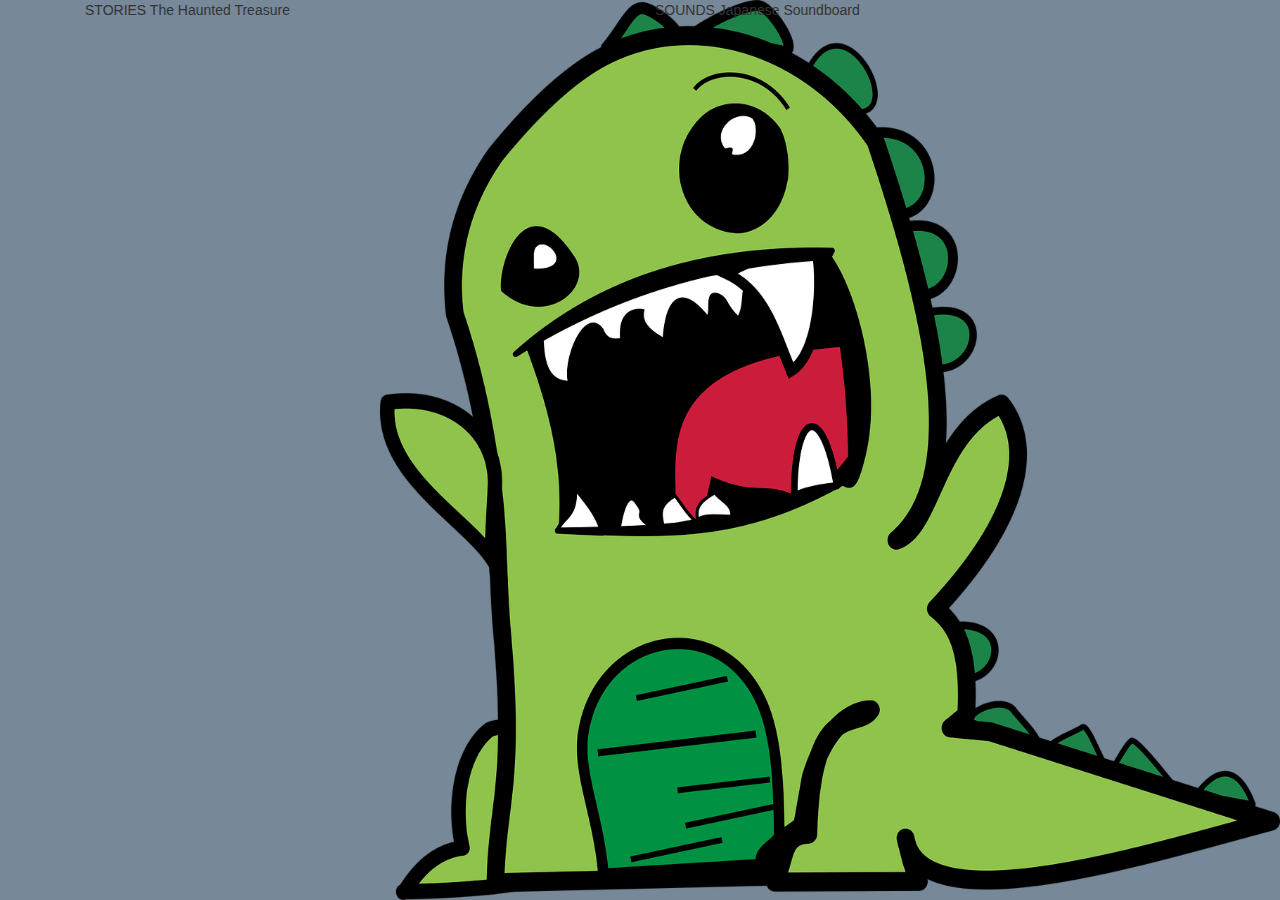
<file: index.html>
<!DOCTYPE html>
<html lang="en">
<head>
    <meta charset="UTF-8">
    <meta name="viewport" content="width=device-width, initial-scale=1.0">
    <meta http-equiv="X-UA-Compatible" content="ie=edge">
    <title>Story Time!</title>
    <link rel="stylesheet" href="https://maxcdn.bootstrapcdn.com/bootstrap/3.3.7/css/bootstrap.min.css">
    <script src="https://ajax.googleapis.com/ajax/libs/jquery/3.3.1/jquery.min.js"></script>
    <script src="https://maxcdn.bootstrapcdn.com/bootstrap/3.3.7/js/bootstrap.min.js"></script>
    <link rel="preconnect" href="https://fonts.gstatic.com">
    <link rel="preconnect" href="https://fonts.gstatic.com">
    <link href="https://fonts.googleapis.com/css2?family=Amatic+SC:wght@400;700&family=Bebas+Neue&family=Fascinate&family=Teko&display=swap" rel="stylesheet">
    <link rel="stylesheet" href="indexstyle.css">
</head>
<body>
    <div class="container">
        <div class="col-md-6 column" id="books">STORIES
            <span id="theHauntedTreasure" onclick="location.href = 'page1.html';">The Haunted Treasure</span>
        </div>
        <div class="col-md-6 column" id="sounds">SOUNDS
            <span id="japaneseSoundBoard" onclick="location.href = 'hiragana.html';">Japanese Soundboard</span>
        </div>
    </div>
<script src = "indexCode.js"></script>
</body>
</html>
</file>
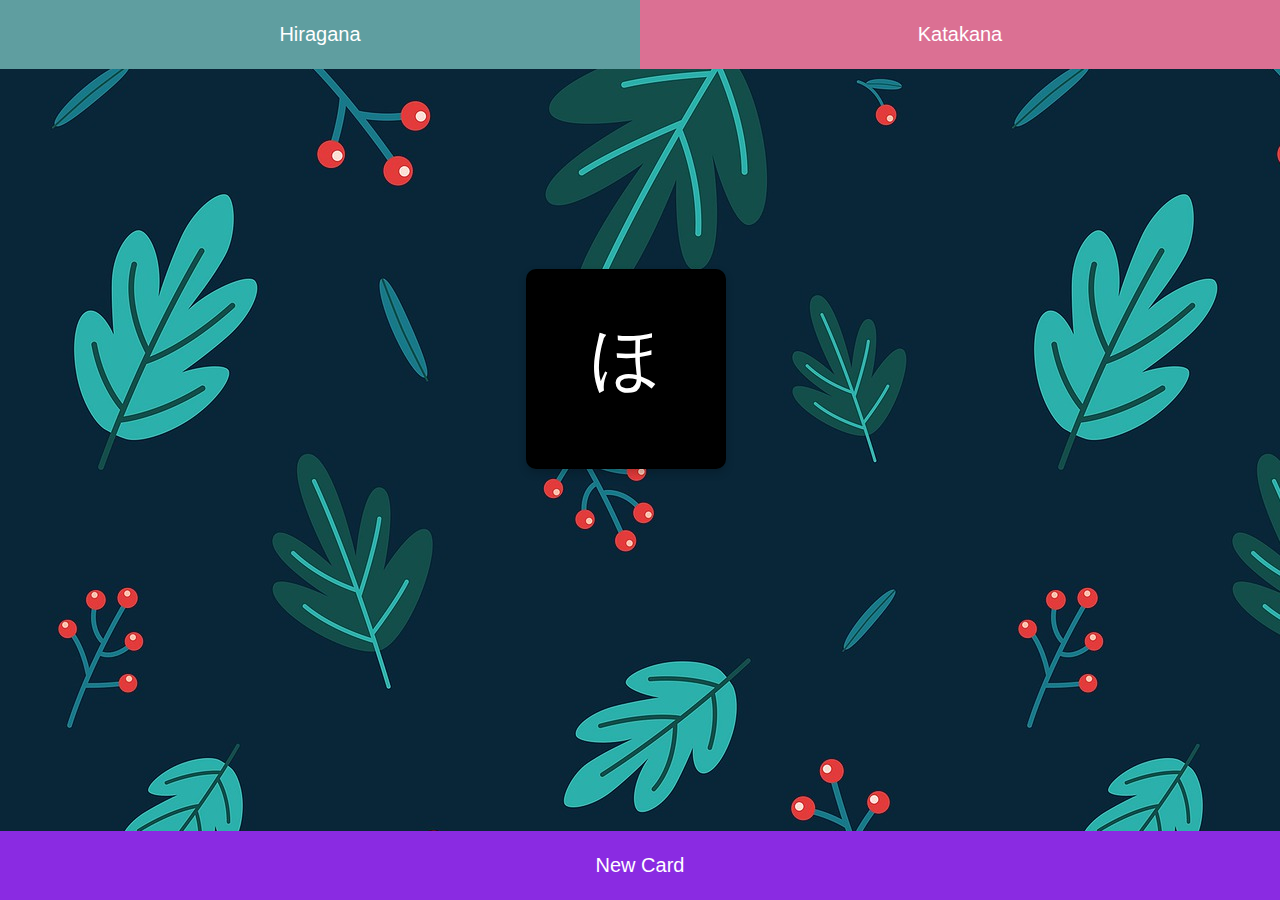
<file: flashcards.html>
<!DOCTYPE html>
<html lang="en">
<head>
    <meta charset="UTF-8">
    <meta name="viewport" content="width=device-width, initial-scale=1.0">
    <meta http-equiv="X-UA-Compatible" content="ie=edge">
    <title>Flashcards!</title>
    <link rel="stylesheet" href="https://maxcdn.bootstrapcdn.com/bootstrap/3.3.7/css/bootstrap.min.css">
    <script src="https://ajax.googleapis.com/ajax/libs/jquery/3.3.1/jquery.min.js"></script>
    <script src="https://maxcdn.bootstrapcdn.com/bootstrap/3.3.7/js/bootstrap.min.js"></script>
    <link rel="preconnect" href="https://fonts.gstatic.com">
    <link href="https://fonts.googleapis.com/css2?family=Advent+Pro:wght@500&family=Bungee&family=Fredericka+the+Great&family=Press+Start+2P&family=Share+Tech+Mono&display=swap" rel="stylesheet">
    <link href="https://fonts.googleapis.com/css2?family=Potta+One&display=swap" rel="stylesheet">
    <link rel="stylesheet" href="flashcards.css">
</head>
<body>
    <div class="header">
        <button class="h-switch">Hiragana</button>
        <button class="k-switch">Katakana</button>
    </div>
    <div class="container">
    </div>
    <div class="footer">
        <button class="newCard">New Card</button>
    </div>
<script src = "flashcards.js"></script>
</body>
</html>
</file>
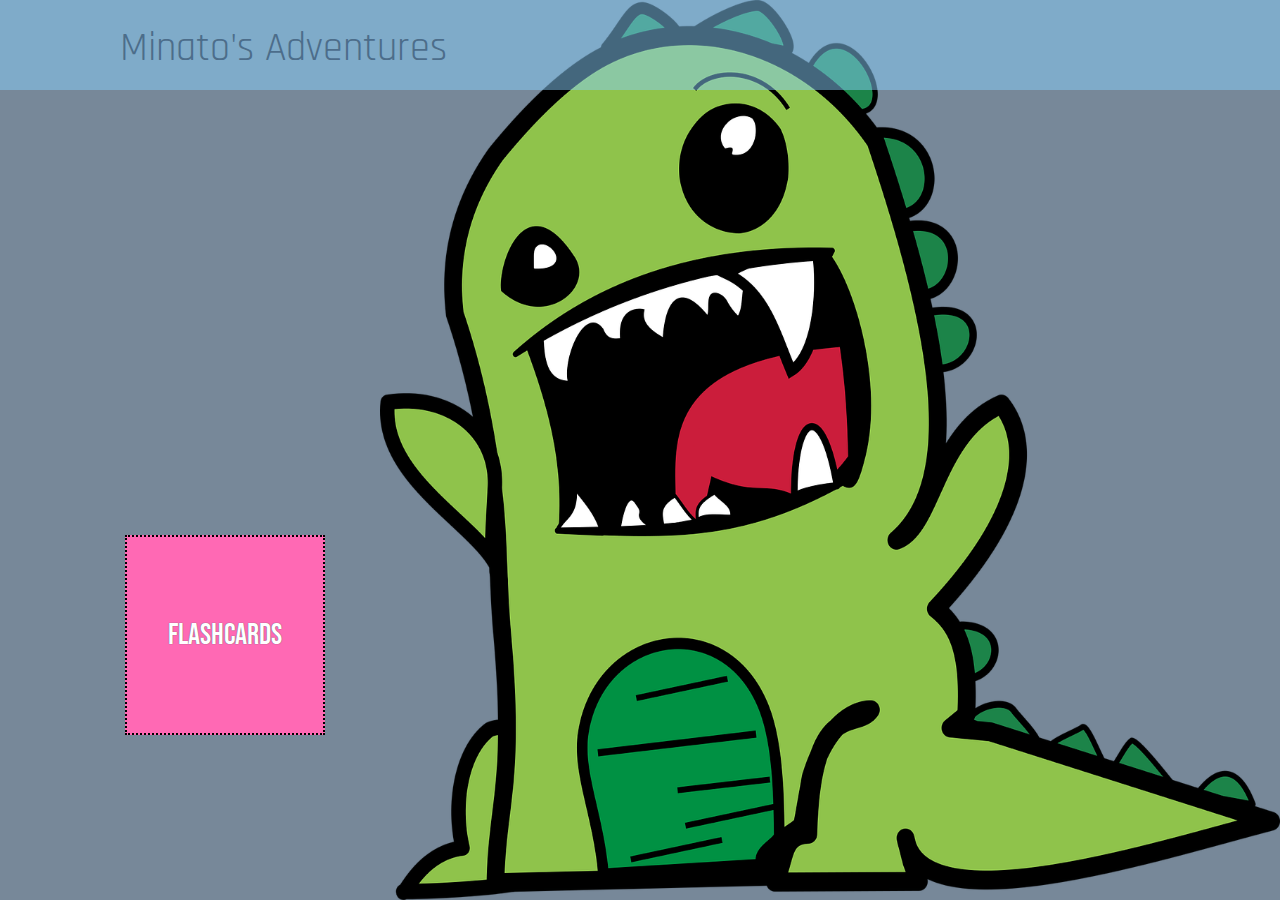
<file: games-menu.html>
<!DOCTYPE html>
<html lang="en">
<head>
    <meta charset="UTF-8">
    <meta name="viewport" content="width=device-width, initial-scale=1.0">
    <meta http-equiv="X-UA-Compatible" content="ie=edge">
    <title>Story Time!</title>
    <link rel="stylesheet" href="https://maxcdn.bootstrapcdn.com/bootstrap/3.3.7/css/bootstrap.min.css">
    <script src="https://ajax.googleapis.com/ajax/libs/jquery/3.3.1/jquery.min.js"></script>
    <script src="https://maxcdn.bootstrapcdn.com/bootstrap/3.3.7/js/bootstrap.min.js"></script>
    <link rel="preconnect" href="https://fonts.gstatic.com">
    <link rel="preconnect" href="https://fonts.gstatic.com">
    <link href="https://fonts.googleapis.com/css2?family=Amatic+SC:wght@400;700&family=Bebas+Neue&family=Fascinate&family=Teko&display=swap" rel="stylesheet">
   <link href="https://fonts.googleapis.com/css2?family=Homemade+Apple&family=Major+Mono+Display&family=Orbitron&family=Press+Start+2P&family=Quantico&family=Rajdhani:wght@300&family=Roboto&family=Special+Elite&family=Staatliches&display=swap" rel="stylesheet">
    <link rel="stylesheet" href="indexstyle.css">
</head>
<body>
    <a href="index.html"><div class="header">Minato's Adventures</div></a> 
    <div class="container">
        <a href="./flashcards.html">
            <button class="flashcards">Flashcards</button>
        </a>
    </div> 
<script src = "indexCode.js"></script>
</body>
</html>
</file>
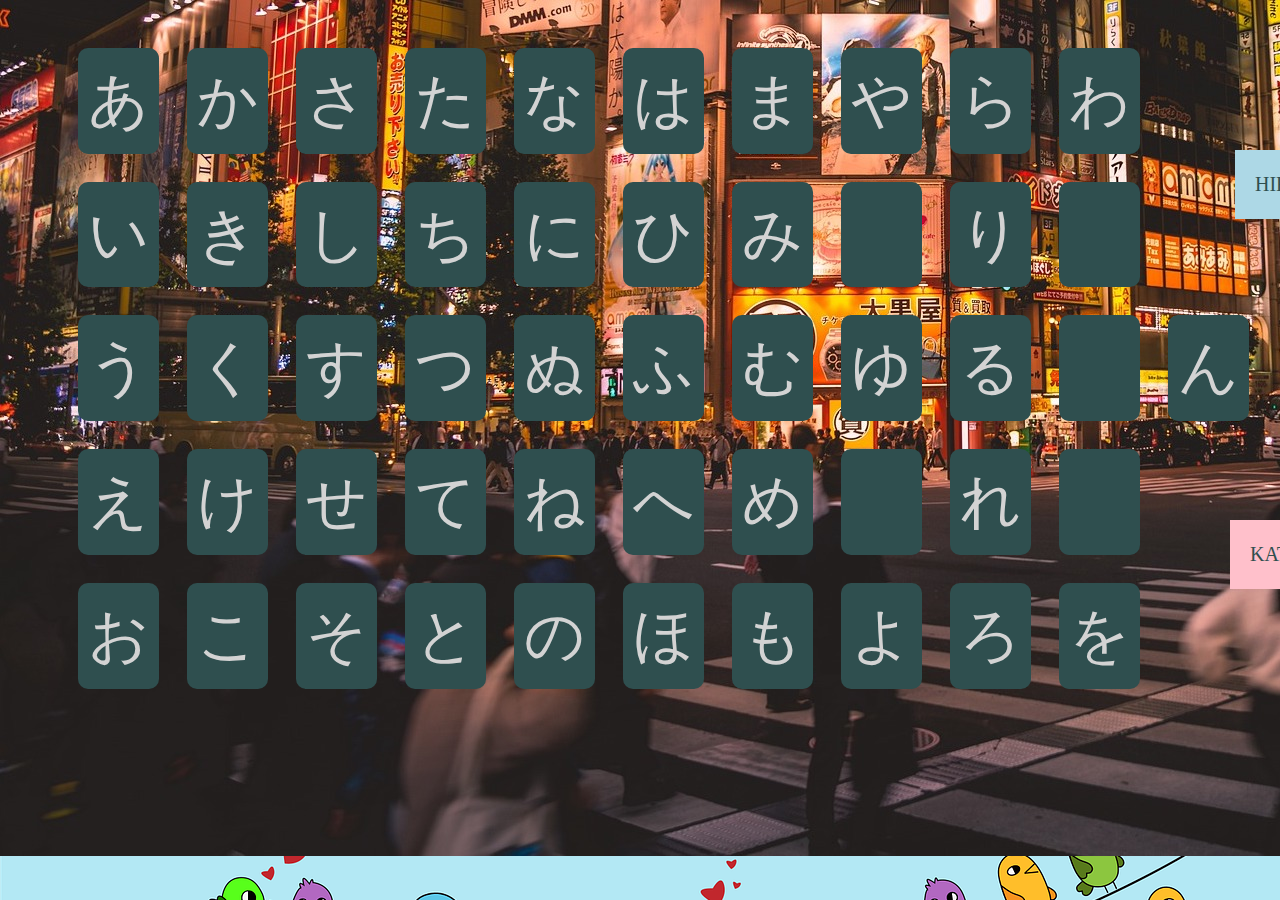
<file: hiragana.html>
<!DOCTYPE html>
<html lang="en">
<head>
    <meta charset="UTF-8">
    <meta name="viewport" content="width=device-width, initial-scale=1.0">
    <meta http-equiv="X-UA-Compatible" content="ie=edge">
    <title>Story Time!</title>
    <link rel="stylesheet" href="https://maxcdn.bootstrapcdn.com/bootstrap/3.3.7/css/bootstrap.min.css">
    <script src="https://ajax.googleapis.com/ajax/libs/jquery/3.3.1/jquery.min.js"></script>
    <script src="https://maxcdn.bootstrapcdn.com/bootstrap/3.3.7/js/bootstrap.min.js"></script>
    <link rel="preconnect" href="https://fonts.gstatic.com">
    <link href="https://fonts.googleapis.com/css2?family=Advent+Pro:wght@500&family=Bungee&family=Fredericka+the+Great&family=Press+Start+2P&family=Share+Tech+Mono&display=swap" rel="stylesheet">
    <link href="https://fonts.googleapis.com/css2?family=Potta+One&display=swap" rel="stylesheet">
    <link rel="stylesheet" href="jsStyle.css">
</head>
<body>
    <img src="tokyo.jpg">
   <table>
       <tbody>
           <tr class="one"></tr>
           <tr class="two"></tr>
           <tr class="three"></tr>
           <tr class="four"></tr>
           <tr class="five"></tr>
       </tbody>
   </table>
   <button id="k-switch">KATAKANA</button>
   <button id="h-switch">HIRAGANA</button>
<script src = "jsCode.js"></script>
</body>
</html>
</file>
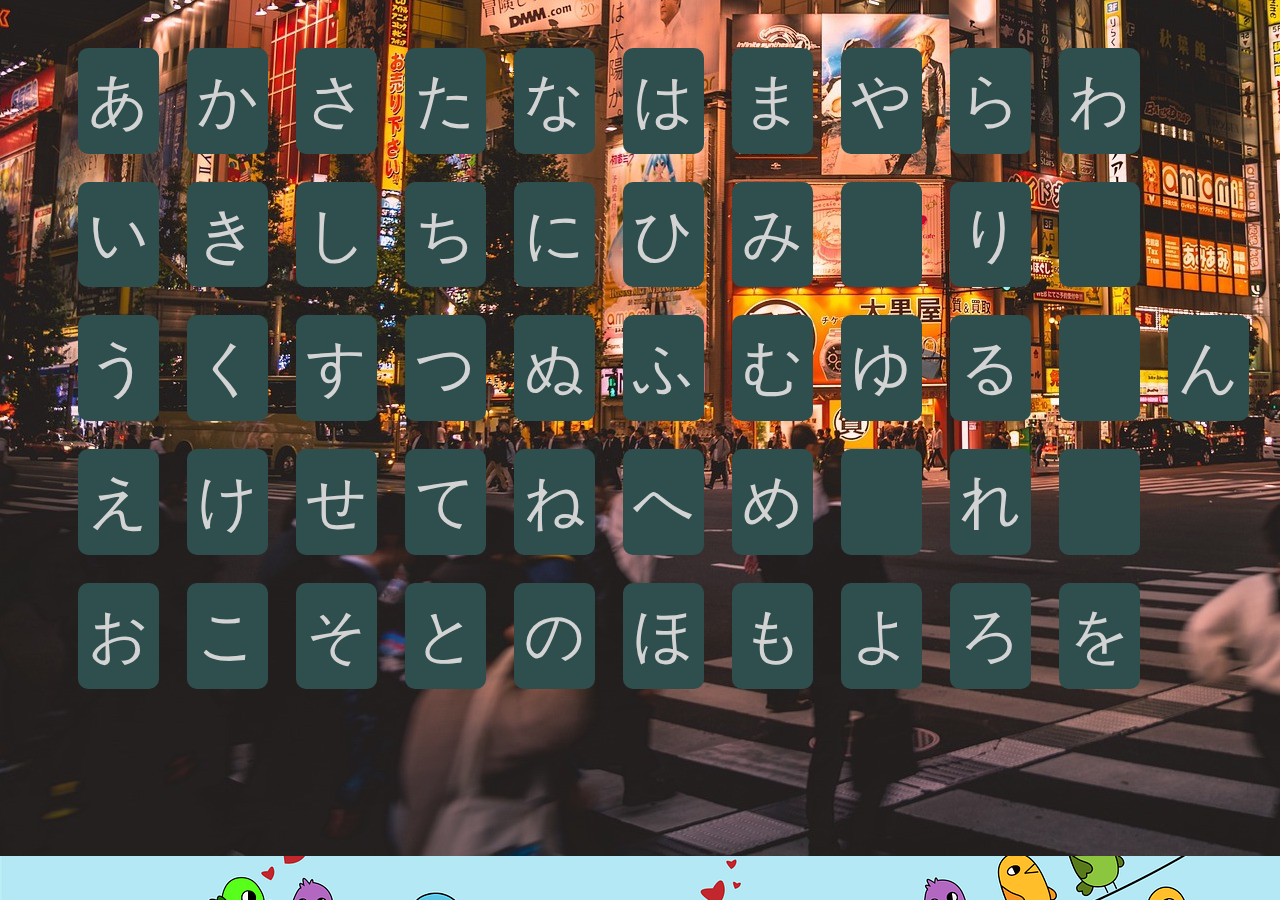
<file: katakana.html>
<!DOCTYPE html>
<html lang="en">
<head>
    <meta charset="UTF-8">
    <meta name="viewport" content="width=device-width, initial-scale=1.0">
    <meta http-equiv="X-UA-Compatible" content="ie=edge">
    <title>Story Time!</title>
    <link rel="stylesheet" href="https://maxcdn.bootstrapcdn.com/bootstrap/3.3.7/css/bootstrap.min.css">
    <script src="https://ajax.googleapis.com/ajax/libs/jquery/3.3.1/jquery.min.js"></script>
    <script src="https://maxcdn.bootstrapcdn.com/bootstrap/3.3.7/js/bootstrap.min.js"></script>
    <link rel="preconnect" href="https://fonts.gstatic.com">
    <link href="https://fonts.googleapis.com/css2?family=Advent+Pro:wght@500&family=Bungee&family=Fredericka+the+Great&family=Press+Start+2P&family=Share+Tech+Mono&display=swap" rel="stylesheet">
    <link href="https://fonts.googleapis.com/css2?family=Potta+One&display=swap" rel="stylesheet">
    <link rel="stylesheet" href="jsStyle.css">
</head>
<body>
    <img src="tokyo.jpg">
    <table>
        <tbody>
            <tr class="one"></tr>
            <tr class="two"></tr>
            <tr class="three"></tr>
            <tr class="four"></tr>
            <tr class="five"></tr>
        </tbody>
    </table>
<script src = "jsCode.js"></script>
</body>
</html>
</file>
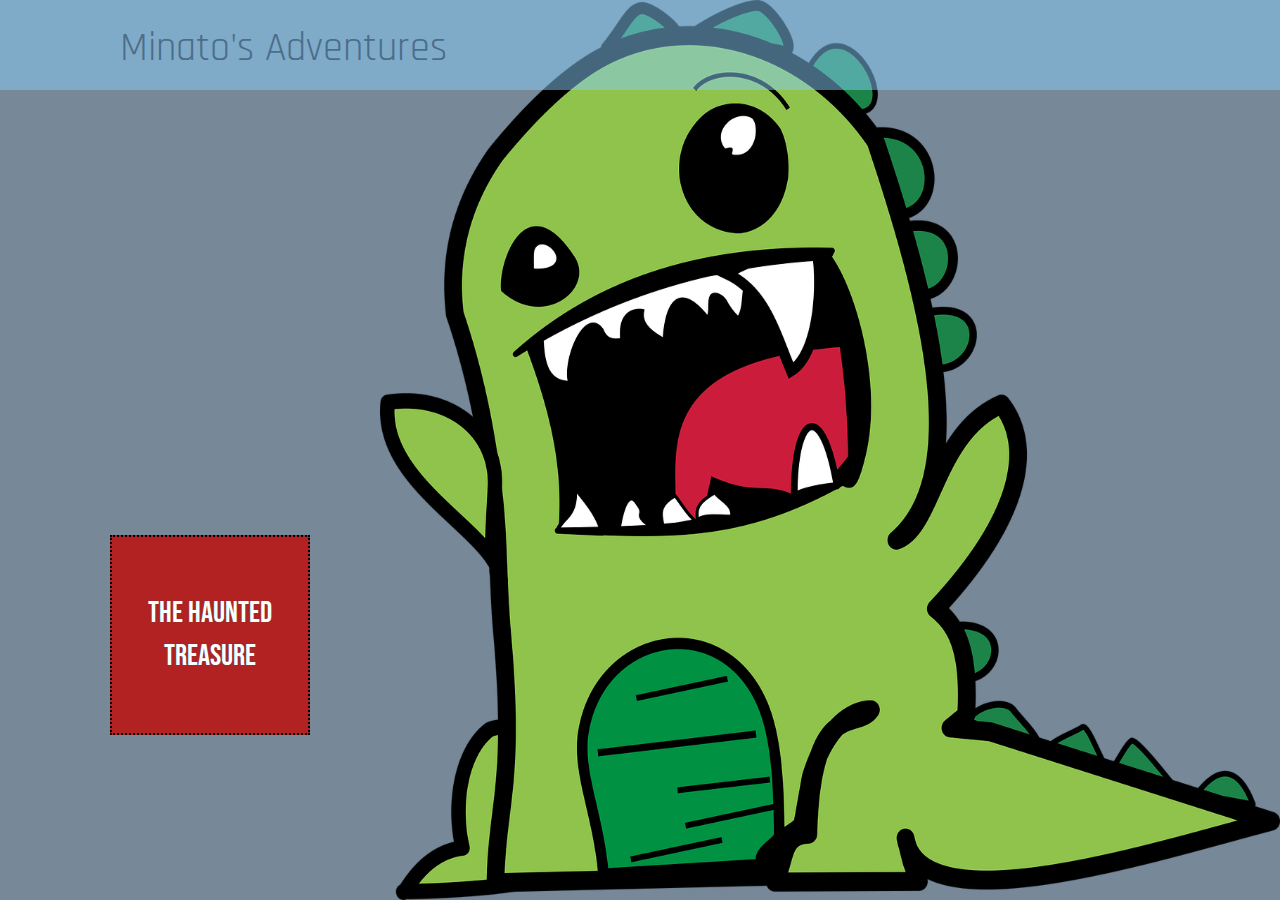
<file: minatos-stories.html>
<!DOCTYPE html>
<html lang="en">
<head>
    <meta charset="UTF-8">
    <meta name="viewport" content="width=device-width, initial-scale=1.0">
    <meta http-equiv="X-UA-Compatible" content="ie=edge">
    <title>Story Time!</title>
    <link rel="stylesheet" href="https://maxcdn.bootstrapcdn.com/bootstrap/3.3.7/css/bootstrap.min.css">
    <script src="https://ajax.googleapis.com/ajax/libs/jquery/3.3.1/jquery.min.js"></script>
    <script src="https://maxcdn.bootstrapcdn.com/bootstrap/3.3.7/js/bootstrap.min.js"></script>
    <link rel="preconnect" href="https://fonts.gstatic.com">
    <link rel="preconnect" href="https://fonts.gstatic.com">
    <link href="https://fonts.googleapis.com/css2?family=Amatic+SC:wght@400;700&family=Bebas+Neue&family=Fascinate&family=Teko&display=swap" rel="stylesheet">
   <link href="https://fonts.googleapis.com/css2?family=Homemade+Apple&family=Major+Mono+Display&family=Orbitron&family=Press+Start+2P&family=Quantico&family=Rajdhani:wght@300&family=Roboto&family=Special+Elite&family=Staatliches&display=swap" rel="stylesheet">
    <link rel="stylesheet" href="indexstyle.css">
</head>
<body>
   <a href="index.html"><div class="header">Minato's Adventures</div></a> 
    <div class="container">
        <div class="row">
            <a href="./page1.html">
                <button class="the-haunted-treasure">The Haunted Treasure</button>
            </a>
        </div>
    </div>
<script src = "indexCode.js"></script>
</body>
</html>
</file>
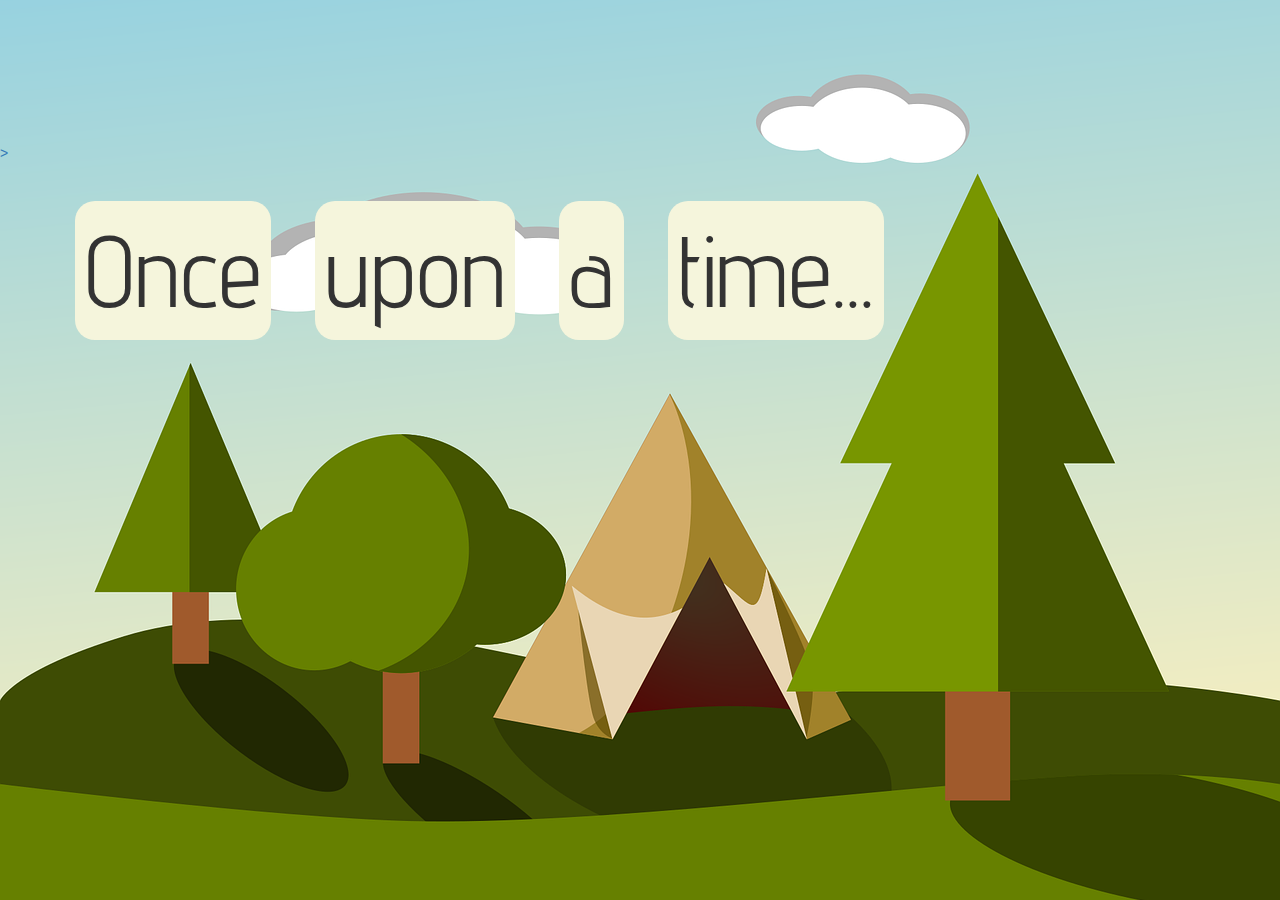
<file: page1.html>
<!DOCTYPE html>
<html lang="en">
<head>
    <meta charset="UTF-8">
    <meta name="viewport" content="width=device-width, initial-scale=1.0">
    <meta http-equiv="X-UA-Compatible" content="ie=edge">
    <title>Story Time!</title>
    <link rel="stylesheet" href="https://maxcdn.bootstrapcdn.com/bootstrap/3.3.7/css/bootstrap.min.css">
    <script src="https://ajax.googleapis.com/ajax/libs/jquery/3.3.1/jquery.min.js"></script>
    <script src="https://maxcdn.bootstrapcdn.com/bootstrap/3.3.7/js/bootstrap.min.js"></script>
    <link rel="preconnect" href="https://fonts.gstatic.com">
    <link href="https://fonts.googleapis.com/css2?family=Advent+Pro:wght@500&family=Bungee&family=Fredericka+the+Great&family=Press+Start+2P&family=Share+Tech+Mono&display=swap" rel="stylesheet">
    <link href="https://fonts.googleapis.com/css2?family=Potta+One&display=swap" rel="stylesheet">
    <link rel="stylesheet" href="style.css">
</head>
<body>
    <div class="container">
        <div class="row" id="topRow">
            <span id="once">Once</span>
            <span id="upon">upon</span>
            <span id="a">a</span>
            <span id="time">time...</span>
        </div>
    </div>
    <a id="nextPage" href="page2.html">></a>
<script src = "code.js"></script>
</body>
</html>
</file>
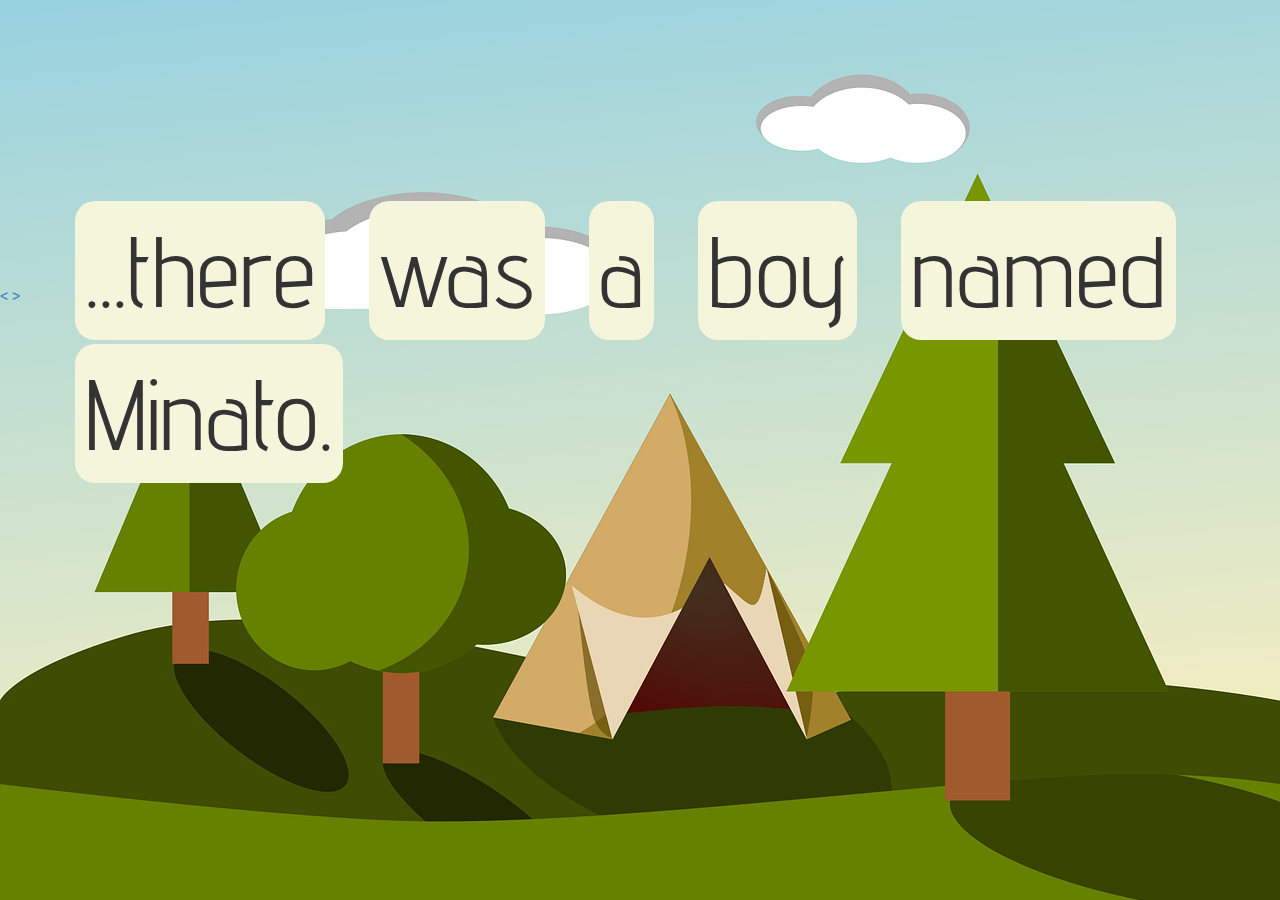
<file: page2.html>
<!DOCTYPE html>
<html lang="en">
<head>
    <meta charset="UTF-8">
    <meta name="viewport" content="width=device-width, initial-scale=1.0">
    <meta http-equiv="X-UA-Compatible" content="ie=edge">
    <title>Story Time!</title>
    <link rel="stylesheet" href="https://maxcdn.bootstrapcdn.com/bootstrap/3.3.7/css/bootstrap.min.css">
    <script src="https://ajax.googleapis.com/ajax/libs/jquery/3.3.1/jquery.min.js"></script>
    <script src="https://maxcdn.bootstrapcdn.com/bootstrap/3.3.7/js/bootstrap.min.js"></script>
    <link rel="preconnect" href="https://fonts.gstatic.com">
    <link href="https://fonts.googleapis.com/css2?family=Advent+Pro:wght@500&family=Bungee&family=Fredericka+the+Great&family=Press+Start+2P&family=Share+Tech+Mono&display=swap" rel="stylesheet">
    <link href="https://fonts.googleapis.com/css2?family=Potta+One&display=swap" rel="stylesheet">
    <link rel="stylesheet" href="style.css">
</head>
<body>
    <div class="container">
        <div class="row" id="topRow">
            <span id="there">...there</span>
            <span id="was">was</span>
            <span id="a">a</span>
            <span id="boy">boy</span>
            <span id="named">named</span>
            <span id="Minato">Minato.</span>
        </div>
    </div>
    <a id="prevPage" href="index.html"><</a>
    <a id="nextPage" href="page3.html">></a>
<script src = "code.js"></script>
</body>
</html>
</file>
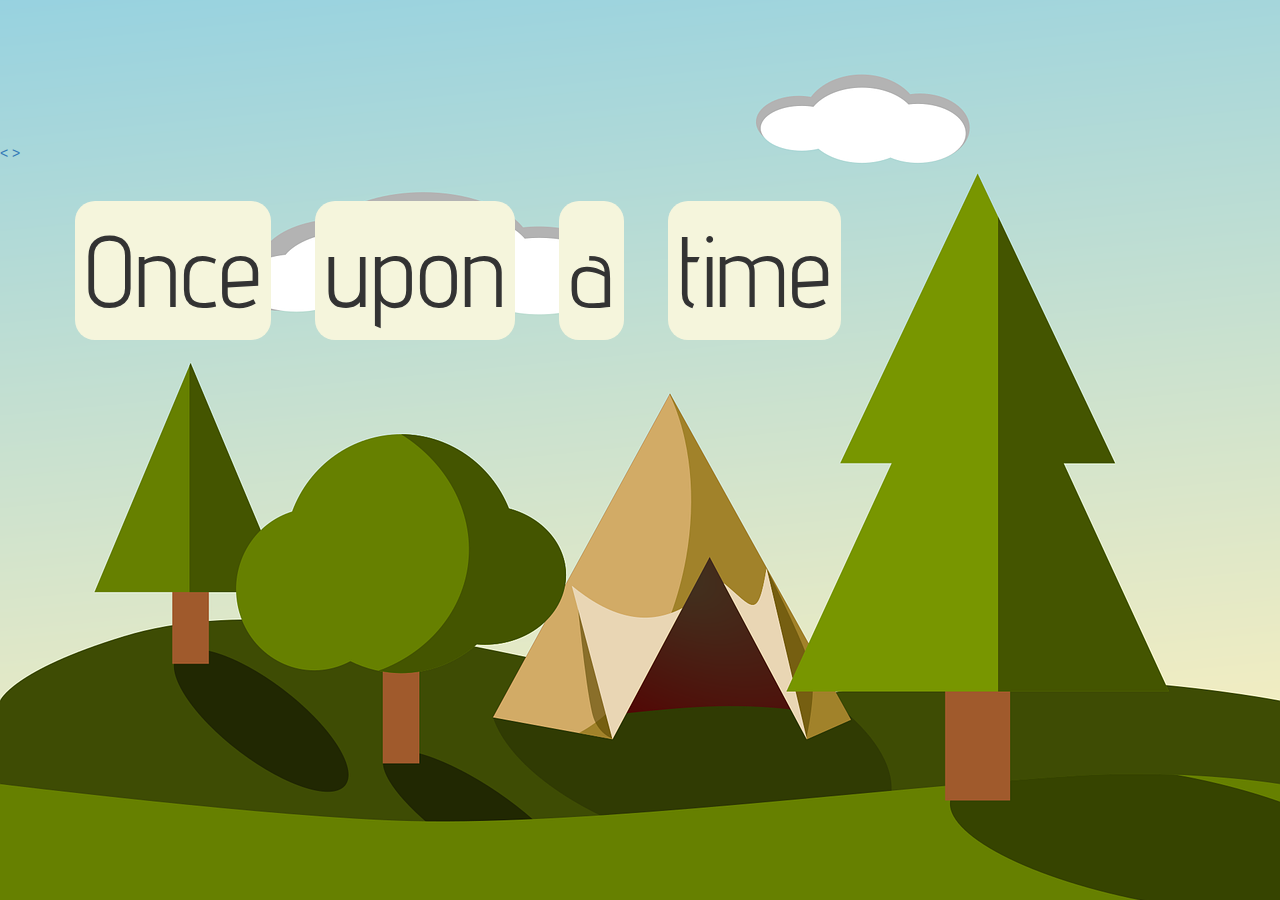
<file: page3.html>
<!DOCTYPE html>
<html lang="en">
<head>
    <meta charset="UTF-8">
    <meta name="viewport" content="width=device-width, initial-scale=1.0">
    <meta http-equiv="X-UA-Compatible" content="ie=edge">
    <title>Story Time!</title>
    <link rel="stylesheet" href="https://maxcdn.bootstrapcdn.com/bootstrap/3.3.7/css/bootstrap.min.css">
    <script src="https://ajax.googleapis.com/ajax/libs/jquery/3.3.1/jquery.min.js"></script>
    <script src="https://maxcdn.bootstrapcdn.com/bootstrap/3.3.7/js/bootstrap.min.js"></script>
    <link rel="preconnect" href="https://fonts.gstatic.com">
    <link href="https://fonts.googleapis.com/css2?family=Advent+Pro:wght@500&family=Bungee&family=Fredericka+the+Great&family=Press+Start+2P&family=Share+Tech+Mono&display=swap" rel="stylesheet">
    <link href="https://fonts.googleapis.com/css2?family=Potta+One&display=swap" rel="stylesheet">
    <link rel="stylesheet" href="style.css">
</head>
<body>
    <div class="container">
        <div class="row" id="topRow">
            <span id="once">Once</span>
            <span id="upon">upon</span>
            <span id="a">a</span>
            <span id="time">time</span>
        </div>
    </div>
    <a id="prevPage" href="page2.html"><</a>
    <a id="nextPage" href="page4.html">></a>
<script src = "code.js"></script>
</body>
</html>
</file>
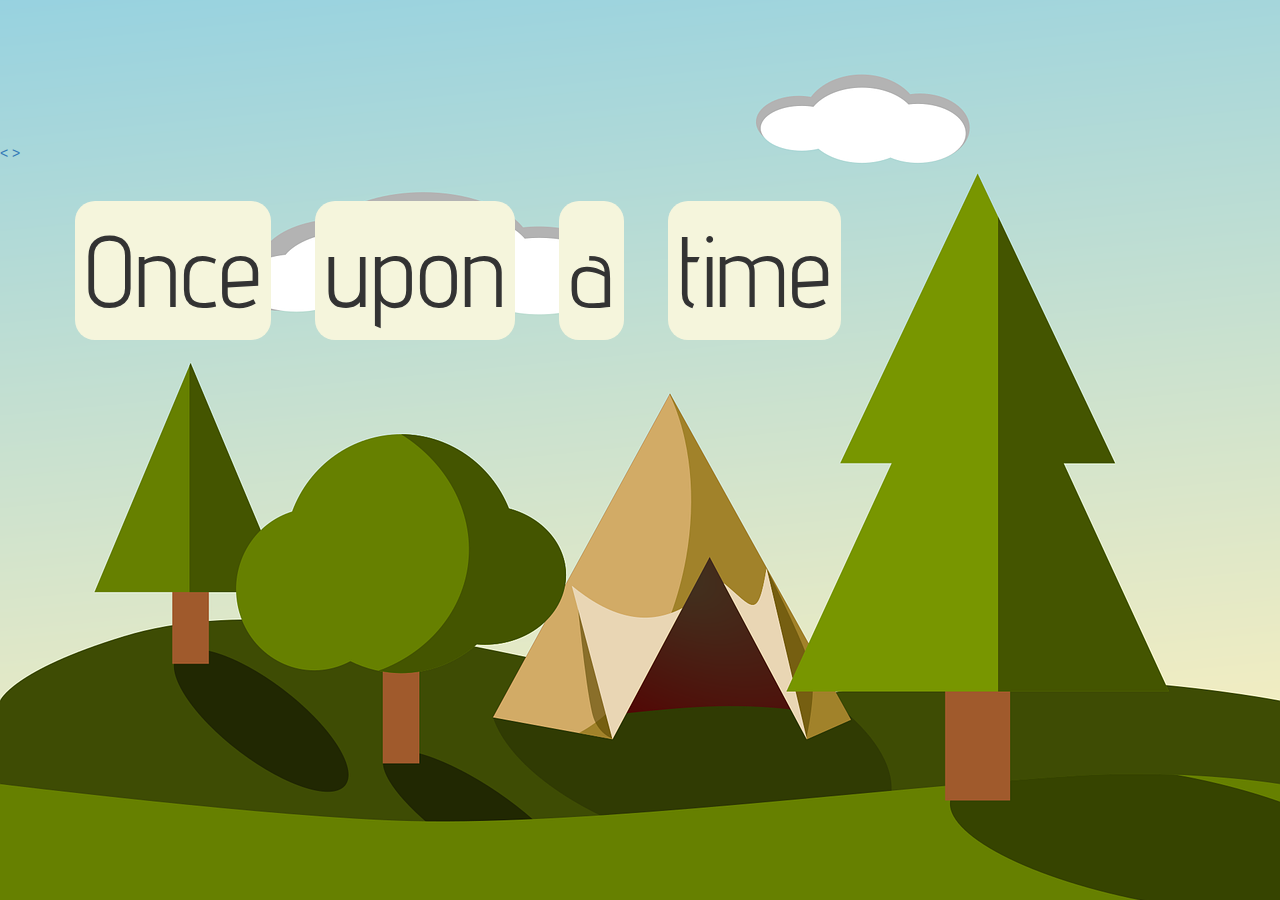
<file: page4.html>
<!DOCTYPE html>
<html lang="en">
<head>
    <meta charset="UTF-8">
    <meta name="viewport" content="width=device-width, initial-scale=1.0">
    <meta http-equiv="X-UA-Compatible" content="ie=edge">
    <title>Story Time!</title>
    <link rel="stylesheet" href="https://maxcdn.bootstrapcdn.com/bootstrap/3.3.7/css/bootstrap.min.css">
    <script src="https://ajax.googleapis.com/ajax/libs/jquery/3.3.1/jquery.min.js"></script>
    <script src="https://maxcdn.bootstrapcdn.com/bootstrap/3.3.7/js/bootstrap.min.js"></script>
    <link rel="preconnect" href="https://fonts.gstatic.com">
    <link href="https://fonts.googleapis.com/css2?family=Advent+Pro:wght@500&family=Bungee&family=Fredericka+the+Great&family=Press+Start+2P&family=Share+Tech+Mono&display=swap" rel="stylesheet">
    <link href="https://fonts.googleapis.com/css2?family=Potta+One&display=swap" rel="stylesheet">
    <link rel="stylesheet" href="style.css">
</head>
<body>
    <div class="container">
        <div class="row" id="topRow">
            <span id="once">Once</span>
            <span id="upon">upon</span>
            <span id="a">a</span>
            <span id="time">time</span>
        </div>
    </div>
    <a id="prevPage" href="page3.html"><</a>
    <a id="nextPage" href="page5.html">></a>
<script src = "code.js"></script>
</body>
</html>
</file>
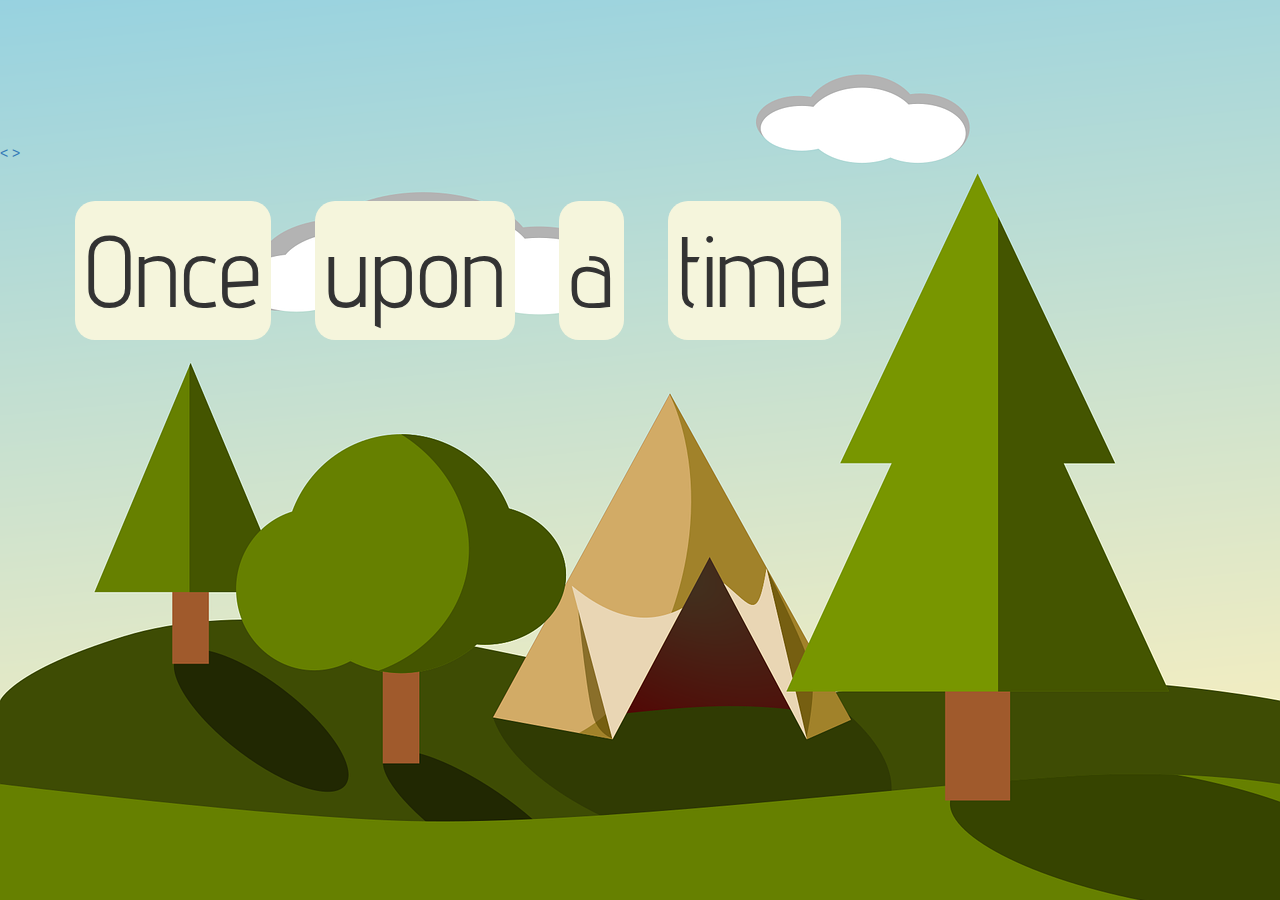
<file: page5.html>
<!DOCTYPE html>
<html lang="en">
<head>
    <meta charset="UTF-8">
    <meta name="viewport" content="width=device-width, initial-scale=1.0">
    <meta http-equiv="X-UA-Compatible" content="ie=edge">
    <title>Story Time!</title>
    <link rel="stylesheet" href="https://maxcdn.bootstrapcdn.com/bootstrap/3.3.7/css/bootstrap.min.css">
    <script src="https://ajax.googleapis.com/ajax/libs/jquery/3.3.1/jquery.min.js"></script>
    <script src="https://maxcdn.bootstrapcdn.com/bootstrap/3.3.7/js/bootstrap.min.js"></script>
    <link rel="preconnect" href="https://fonts.gstatic.com">
    <link href="https://fonts.googleapis.com/css2?family=Advent+Pro:wght@500&family=Bungee&family=Fredericka+the+Great&family=Press+Start+2P&family=Share+Tech+Mono&display=swap" rel="stylesheet">
    <link href="https://fonts.googleapis.com/css2?family=Potta+One&display=swap" rel="stylesheet">
    <link rel="stylesheet" href="style.css">
</head>
<body>
    <div class="container">
        <div class="row" id="topRow">
            <span id="once">Once</span>
            <span id="upon">upon</span>
            <span id="a">a</span>
            <span id="time">time</span>
        </div>
    </div>
    <a id="prevPage" href="page4.html"><</a>
    <a id="nextPage" href="page6.html">></a>
<script src = "code.js"></script>
</body>
</html>
</file>
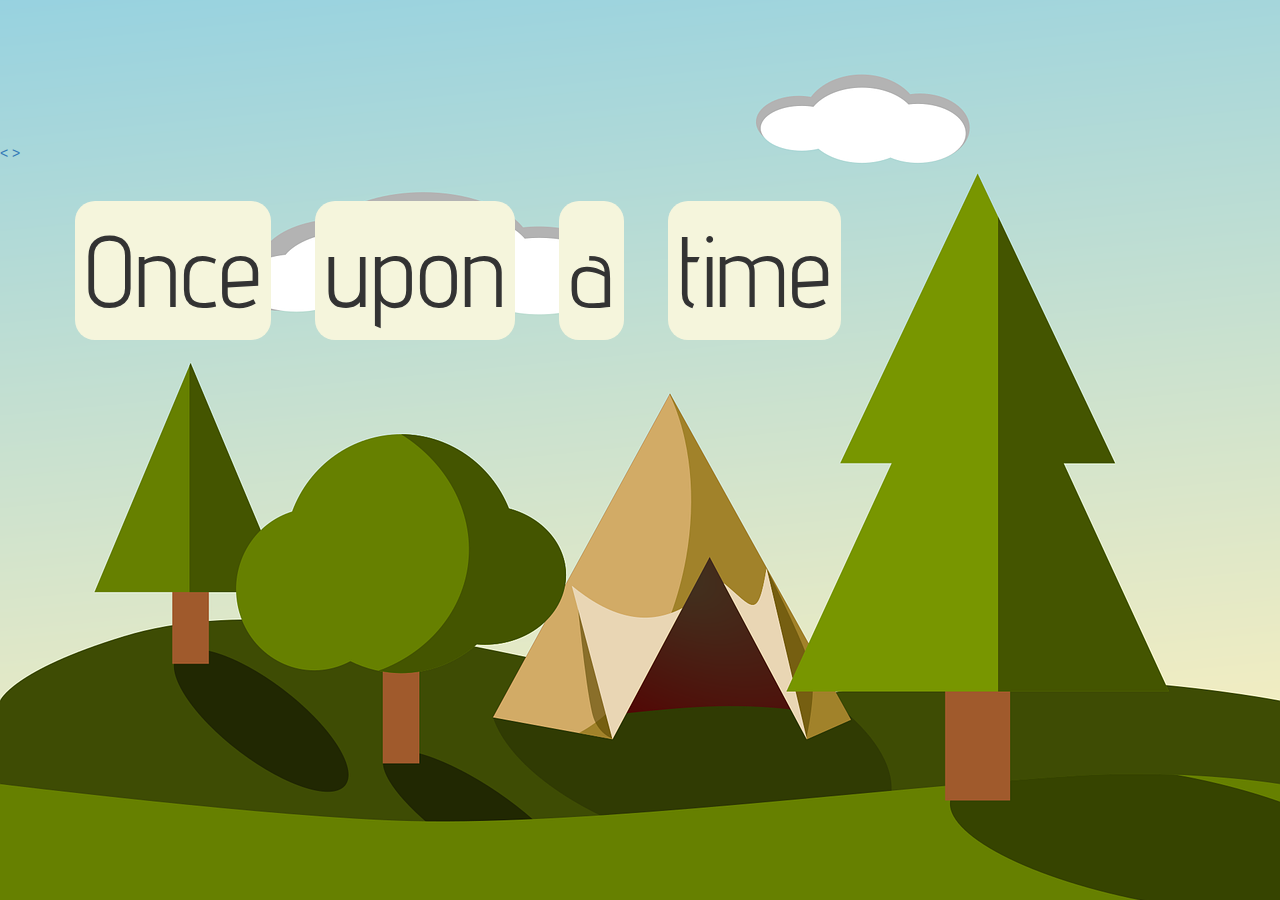
<file: page6.html>
<!DOCTYPE html>
<html lang="en">
<head>
    <meta charset="UTF-8">
    <meta name="viewport" content="width=device-width, initial-scale=1.0">
    <meta http-equiv="X-UA-Compatible" content="ie=edge">
    <title>Story Time!</title>
    <link rel="stylesheet" href="https://maxcdn.bootstrapcdn.com/bootstrap/3.3.7/css/bootstrap.min.css">
    <script src="https://ajax.googleapis.com/ajax/libs/jquery/3.3.1/jquery.min.js"></script>
    <script src="https://maxcdn.bootstrapcdn.com/bootstrap/3.3.7/js/bootstrap.min.js"></script>
    <link rel="preconnect" href="https://fonts.gstatic.com">
    <link href="https://fonts.googleapis.com/css2?family=Advent+Pro:wght@500&family=Bungee&family=Fredericka+the+Great&family=Press+Start+2P&family=Share+Tech+Mono&display=swap" rel="stylesheet">
    <link href="https://fonts.googleapis.com/css2?family=Potta+One&display=swap" rel="stylesheet">
    <link rel="stylesheet" href="style.css">
</head>
<body>
    <div class="container">
        <div class="row" id="topRow">
            <span id="once">Once</span>
            <span id="upon">upon</span>
            <span id="a">a</span>
            <span id="time">time</span>
        </div>
    </div>
    <a id="prevPage" href="page5.html"><</a>
    <a id="nextPage" href="">></a>
<script src = "code.js"></script>
</body>
</html>
</file>
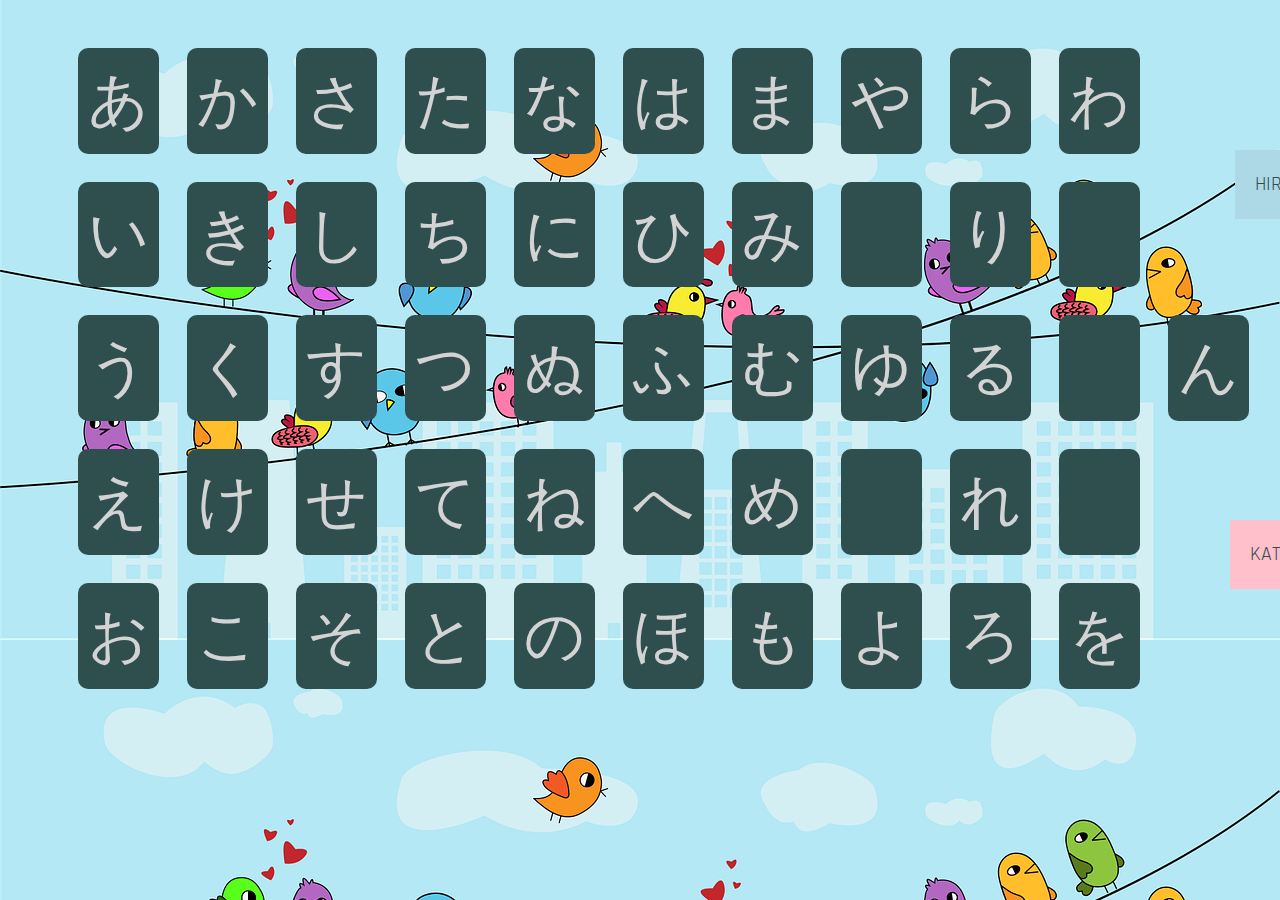
<file: soundboard.html>
<!DOCTYPE html>
<html lang="en">
<head>
    <meta charset="UTF-8">
    <meta name="viewport" content="width=device-width, initial-scale=1.0">
    <meta http-equiv="X-UA-Compatible" content="ie=edge">
    <title>Story Time!</title>
    <link rel="stylesheet" href="https://maxcdn.bootstrapcdn.com/bootstrap/3.3.7/css/bootstrap.min.css">
    <script src="https://ajax.googleapis.com/ajax/libs/jquery/3.3.1/jquery.min.js"></script>
    <script src="https://maxcdn.bootstrapcdn.com/bootstrap/3.3.7/js/bootstrap.min.js"></script>
    <link rel="preconnect" href="https://fonts.gstatic.com">
    <link href="https://fonts.googleapis.com/css2?family=Advent+Pro:wght@500&family=Bungee&family=Fredericka+the+Great&family=Press+Start+2P&family=Share+Tech+Mono&display=swap" rel="stylesheet">
    <link href="https://fonts.googleapis.com/css2?family=Homemade+Apple&family=Major+Mono+Display&family=Orbitron&family=Press+Start+2P&family=Quantico&family=Rajdhani:wght@300&family=Roboto&family=Special+Elite&family=Staatliches&display=swap" rel="stylesheet">
    <link rel="stylesheet" href="jsStyle.css">
</head>
<body>
   <table>
       <tbody>
           <tr class="one"></tr>
           <tr class="two"></tr>
           <tr class="three"></tr>
           <tr class="four"></tr>
           <tr class="five"></tr>
       </tbody>
   </table>
   <button id="k-switch">KATAKANA</button>
   <button id="h-switch">HIRAGANA</button>
<script src = "jsCode.js"></script>
</body>
</html>
</file>
<file: indexstyle.css>
body {
    background-image: url('dino.png');
    background-size: 900px 900px;
    background-repeat: no-repeat;
    background-color:lightslategrey;
    background-attachment: fixed;
    background-position: right;
}

.header {
    font-family: "Rajdhani";
    position: fixed;
    background-color: lightskyblue;
    opacity: 50%;
    width: 100%;
    height: 90px;
    font-size: 40px;
    padding: 20px 20px 20px 120px;

}
.games {
    font-family: "Bebas Neue";
    text-shadow: darkslategray 0px 0px 1px;
    width: 200px;
    height: 200px;
    border-style: dotted;
    background-color: yellowgreen;
    color: white;
    font-size: 30px;
    padding: 50px 0px 50px 0px;
    position: relative;
    top: 335px;
    left: -50px;
}

.soundboard {
    font-family: "Bebas Neue";
    text-shadow: darkslategray 0px 0px 1px;
    width: 200px;
    height: 200px;
    border-style: dotted;
    text-align: center;
    background-color: darkslategray;
    color: white;
    font-size: 30px;
    padding: 50px 0px 50px 0px;
    position: relative;
    top: 535px;
    left: -155px;

}
.stories {
    font-family: "Bebas Neue";
    text-shadow: darkslategray 0px 0px 1px;
    width: 200px;
    height: 200px;
    border-style: dotted;
    background-color: forestgreen;
    color: white;
    font-size: 30px;
    padding: 50px 5px 50px 5px;
    position: relative;
    top: 535px;
    left: 55px;

}

.flashcards {
    font-family: "Bebas Neue";
    text-shadow: darkslategray 0px 0px 1px;
    width: 200px;
    height: 200px;
    border-style: dotted;
    background-color: hotpink;
    color: white;
    font-size: 30px;
    padding: 50px 5px 50px 5px;
    position: relative;
    top: 535px;
    left: 55px;
}

.the-haunted-treasure {
    font-family: "Bebas Neue";
    text-shadow: darkslategray 0px 0px 1px;
    width: 200px;
    height: 200px;
    border-style: dotted;
    background-color: firebrick;
    color: white;
    font-size: 30px;
    padding: 50px 5px 50px 5px;
    position: relative;
    top: 535px;
    left: 55px;
}
</file>
<file: flashcards.css>
body {
    background-image: url("leaves.jpg")
}
.container {
    text-align: center;
}

.card {
    box-shadow: 0 4px 8px 0 rgba(0,0,0,0.2);
    background-color: black;
    color: white;
    transition: 0.3s;
    padding: 40px 0px 0px 0px;
    height: 200px;
    width: 200px;
    font-size: 70px;
    text-align: center;
    position: relative;
    border-radius: 10px;
    top: 200px;
    left: 40%;
}

.footer {
    position: fixed;
    bottom: 0px;
    width: 100%
}

.newCard {
    background-color: blueviolet;
    color: white;
    font-size: 20px;
    padding: 20px;
    width: 100%;
    border: none;
    position: relative;
}

.h-switch {
    background-color: cadetblue;
    color: white;
    font-size: 20px;
    padding: 20px;
    border: none;
    width: 50%;
}

.k-switch {
    background-color: palevioletred;
    color: white;
    font-size: 20px;
    padding: 20px;
    border: none;
    float: right;
    width: 50%;
}
</file>
<file: jsStyle.css>
body {
    background-image: url('birds.png');
    background-size: 100%;
}

.container {
    position: fixed;
    top: 20px;
    text-align: center;
    width: 100%;
}

#blank {
    padding: 9px;
}
span {
    font-size: 45px;
    padding: 5px;
    outline-style: dotted;
    margin: 10px;
    background-color: white;
}

table {
    top: 20px;
    position: fixed;
    border-collapse: separate;
    border-spacing: 28px;
    left: 50px;
}

td {
    background-color: darkslategray;
    color: lightgrey;
    padding: 10px;
    font-size: 60px;
    border-radius: 10px;
}
#k-switch {
    font-family: "Rajdhani";
    background-color: pink;
    color: darkslategray;
    border-style: none;
    font-size: 20px;
    padding: 20px;
    position: fixed;
    top: 520px;
    left: 1230px;
}
#h-switch {
    font-family: "Rajdhani";
    background-color: lightblue;
    color: darkslategray;
    border: none;
    font-size: 20px;
    padding: 20px;
    position: fixed;
    top: 150px;
    left: 1235px;
}
</file>
<file: style.css>
body {
    background-image: url("tent.png");
}
span {
    font-family: "Advent Pro";
    font-size: 100px;
    background-color: beige;
    border-radius: 20px;
    margin: 20px;
    padding: 10px;
}
footer {
    position: fixed;
    bottom: 0px;
    right: 0px;
    color: cadetblue;
    font-size: 200px;
}
#once {
    width: 200px;
    
}
#upon {
    width: 200px;
}
#a {
}
#time{
}
#topRow {
    position: relative;
    top: 200px;
}

#bottomRow {
    position: relative;
    top: 400px;
}
</file>
